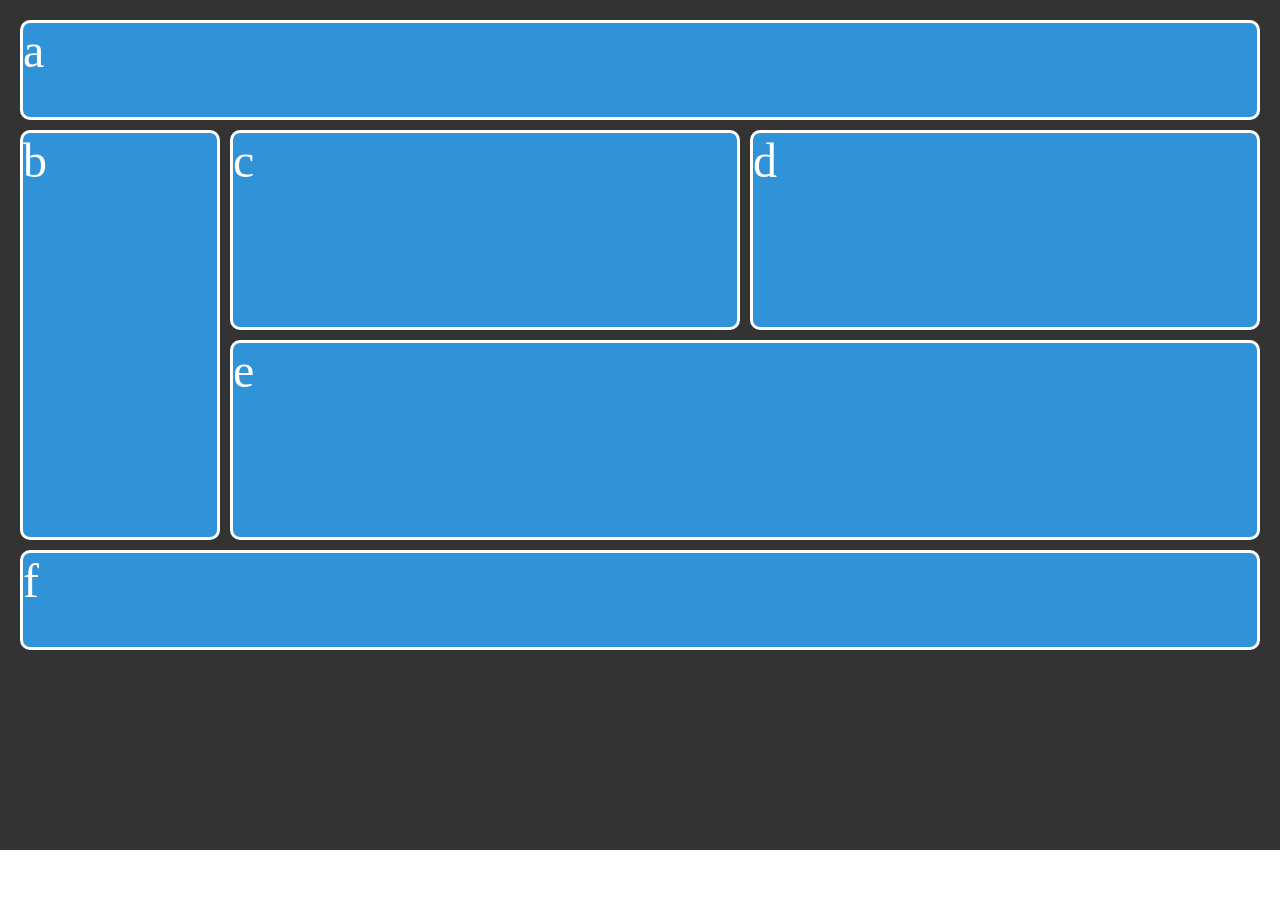
<file: EX-1/index.html>
<!DOCTYPE html>
<html lang="en">
<head>
    <meta charset="UTF-8">
    <meta name="viewport" content="width=device-width, initial-scale=1.0">
    <title>Grid</title>
    <link rel="stylesheet" href="style.css">
</head>
<body>
    <div class="wrapper">
        <div class="item a">a</div>
        <div class="item b">b</div>
        <div class="item c">c</div>  
        <div class="item d">d</div>
        <div class="item e">e</div>
        <div class="item f">f</div>  
      </div>
</body>
</html>
</file>
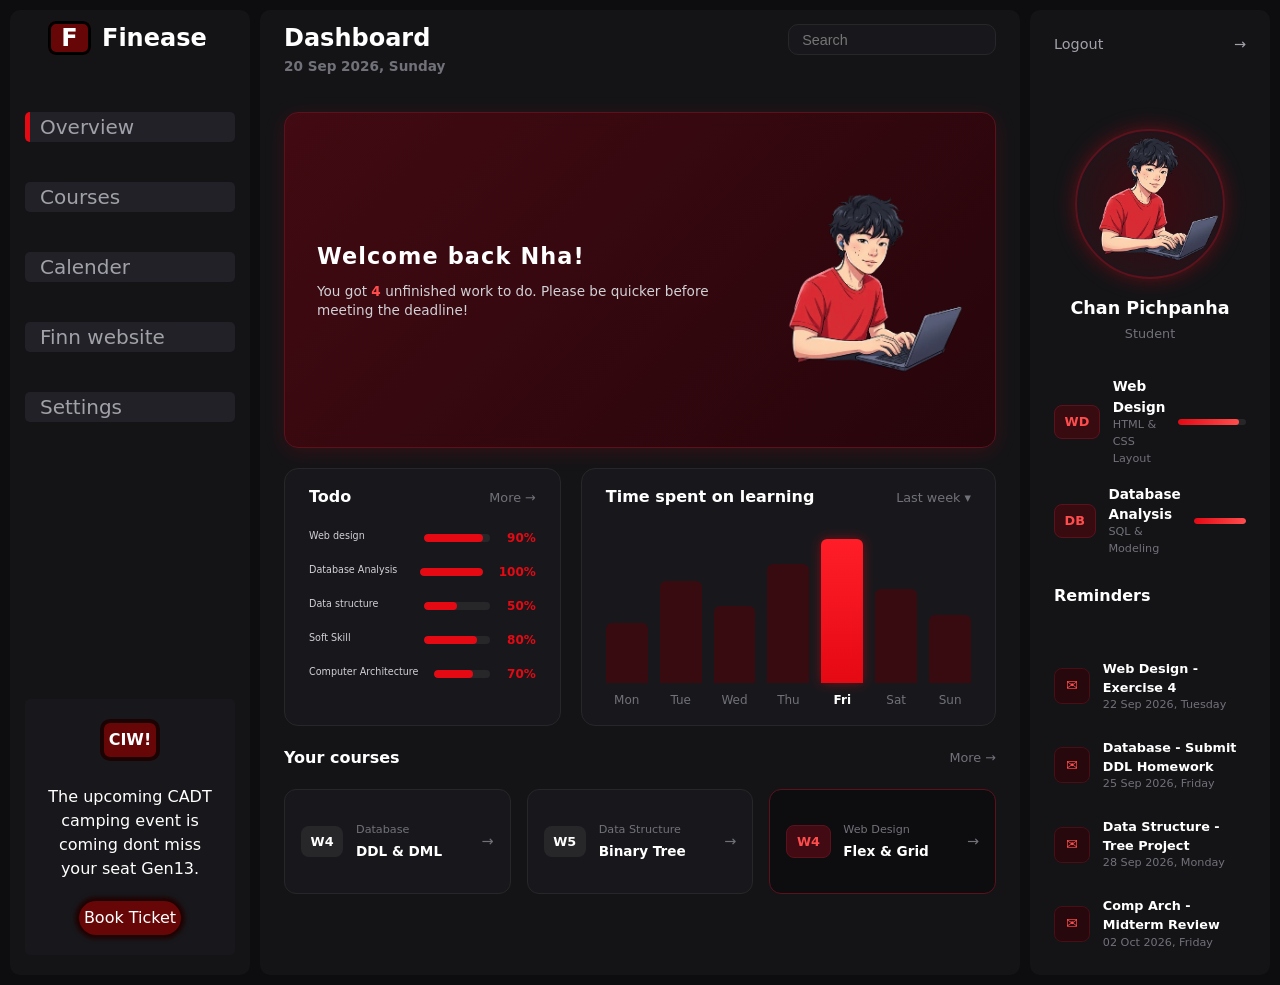
<file: EX-4/index.html>
<!DOCTYPE html>
<html lang="en">
<head>
    <meta charset="UTF-8">
    <meta name="viewport" content="width=device-width, initial-scale=1.0">
    <title>Document</title>
    <link rel="stylesheet" href="styles.css">
    <link rel="preconnect" href="https://fonts.googleapis.com">
</head>
<body>
    <div class="container"> 
        <nav class="SBL">
            <H2 class="title"><span class="Icon">F</span> Finease</H2>
            <ul class="menu">
                <li class="now">Overview</li>
                <li>Courses</li>
                <li>Calender</li>
                <li>Finn website</li>
                <li>Settings</li>
            </ul>

            <div class="CIW"> <strong>CIW!</strong> <br> The upcoming CADT camping event is coming dont miss your seat Gen13. <br><div class="button">Book Ticket</div>
        </nav>
        <main class="mid"> 
            <div id="Top_mid">
                <div class="header">
                    <h2>Dashboard</h2>
                    <p id="date">20 Sep 2026, Sunday</p>
                </div>

    
                <div class="search">
                    <input type="text" placeholder="Search">
                </div>
            </div>

            <div id="card"> 
                <section id="box1">
                    <div class="banner-text">
                        <h3>Welcome back Nha!</h3>
                        <p>You got <strong>4</strong> unfinished work to do. Please be quicker before meeting the deadline!</p>
                    </div>
                    <div class="banner-image">
                        <img src="ref.png" alt="Me">
                    </div>
                </section>
                <section id="box2">
                    <div class="card-header">
                        <h4>Todo</h4>
                        <span class="more-link">More &rarr;</span>
                    </div>
                    <div class="result-list">
                        <div class="result-item">
                            <span class="course-name">Web design</span>
                            <div class="progress-bar"><div class="progress-fill" style="width: 90%;"></div></div>
                            <span class="course-percent">90%</span>
                        </div>
                        <div class="result-item">
                            <span class="course-name">Database Analysis</span>
                            <div class="progress-bar"><div class="progress-fill" style="width: 100%;"></div></div>
                            <span class="course-percent">100%</span>
                        </div>
                        <div class="result-item">
                            <span class="course-name">Data structure</span>
                            <div class="progress-bar"><div class="progress-fill" style="width: 50%;"></div></div>
                            <span class="course-percent">50%</span>
                        </div>
                        <div class="result-item">
                            <span class="course-name">Soft Skill</span>
                            <div class="progress-bar"><div class="progress-fill" style="width: 80%;"></div></div>
                            <span class="course-percent">80%</span>
                        </div>
                        <div class="result-item">
                            <span class="course-name">Computer Architecture</span>
                            <div class="progress-bar"><div class="progress-fill" style="width: 70%;"></div></div>
                            <span class="course-percent">70%</span>
                        </div>
                    </div>
                </section>
                <section id="box3">
                    <div class="card-header">
                        <h4>Time spent on learning</h4>
                        <span class="more-link">Last week &#9662;</span>
                    </div>

                    <div class="chart">
                        <div class="col"><i style="--h:35%"></i><span>Mon</span></div>
                        <div class="col"><i style="--h:60%"></i><span>Tue</span></div>
                        <div class="col"><i style="--h:45%"></i><span>Wed</span></div>
                        <div class="col"><i style="--h:70%"></i><span>Thu</span></div>
                        <div class="col active"><i style="--h:90%"></i><span>Fri</span></div>
                        <div class="col"><i style="--h:55%"></i><span>Sat</span></div>
                        <div class="col"><i style="--h:40%"></i><span>Sun</span></div>
                    </div>
                </section>
                <section class="courses-section">
                    <div class="card-header">
                        <h4>Your courses</h4>
                        <span class="more-link">More &rarr;</span>
                    </div>

                    <div class="courses-grid">
                        <div class="course-card">
                            <span class="course-badge">W4</span>
                            <div class="course-info">
                                <small class="course-cat">Database</small>
                                <h5 class="course-title">DDL & DML</h5>
                            </div>
                            <span class="course-arrow">&rarr;</span>
                        </div>

                        <div class="course-card">
                            <span class="course-badge">W5</span>
                            <div class="course-info">
                                <small class="course-cat">Data Structure</small>
                                <h5 class="course-title">Binary Tree</h5>
                            </div>
                            <span class="course-arrow">&rarr;</span>
                        </div>

                        <div class="course-card active-card">
                            <span class="course-badge red-badge">W4</span>
                            <div class="course-info">
                                <small class="course-cat">Web Design</small>
                                <h5 class="course-title">Flex & Grid</h5>
                            </div>
                            <span class="course-arrow">&rarr;</span>
                        </div>
                    </div>
                </section>
            </div>
        </main>


        <div class="SBR">
    <div class="logout-row">
        <span>Logout</span>
        <span class="logout-icon">&rarr;</span>
    </div>

    <div class="profile-card">
        <div class="avatar-wrap">
            <img src="ref.png" alt="Profile" class="avatar-img">
        </div>
        <h3 class="profile-name">Chan Pichpanha</h3>
        <p class="profile-role">Student</p>
    </div>

    <div class="skills-list">
        <div class="skill-item">
            <span class="skill-badge">WD</span>
            <div class="skill-info">
                <h5>Web Design</h5>
                <small>HTML & CSS Layout</small>
            </div>
            <div class="skill-bar"><div class="skill-fill" style="width: 90%;"></div></div>
        </div>

        <div class="skill-item">
            <span class="skill-badge">DB</span>
            <div class="skill-info">
                <h5>Database Analysis</h5>
                <small>SQL & Modeling</small>
            </div>
            <div class="skill-bar"><div class="skill-fill" style="width: 100%;"></div></div>
        </div>
    </div>

    <div class="reminders-section">
        <div class="card-header">
            <h4>Reminders</h4>
        </div>

        <div class="reminder-list">
            <div class="reminder-item">
                <div class="reminder-icon">&#9993;</div>
                <div class="reminder-info">
                    <h5>Web Design - Exercise 4</h5>
                    <small>22 Sep 2026, Tuesday</small>
                </div>
            </div>

            <div class="reminder-item">
                <div class="reminder-icon">&#9993;</div>
                <div class="reminder-info">
                    <h5>Database - Submit DDL Homework</h5>
                    <small>25 Sep 2026, Friday</small>
                </div>
            </div>

            <div class="reminder-item">
                <div class="reminder-icon">&#9993;</div>
                <div class="reminder-info">
                    <h5>Data Structure - Tree Project</h5>
                    <small>28 Sep 2026, Monday</small>
                </div>
            </div>

            <div class="reminder-item">
                <div class="reminder-icon">&#9993;</div>
                <div class="reminder-info">
                    <h5>Comp Arch - Midterm Review</h5>
                    <small>02 Oct 2026, Friday</small>
                </div>
            </div>
        </div>
    </div>
</div>





    </div>
</body>
</html>
</file>
<file: EX-1/style.css>
/* Styling only */
body {
  margin: 0;

}

.wrapper {
  background-color: #333333;
  color: #444;
  padding: 20px;
  height: 90vh;
   display: grid;
  grid-template-columns: 200px 1fr 1fr;
  grid-template-rows: 100px 200px 200px 100px;
   gap: 10px;
}

.item {
  background-color: #3092d7;
  color: #fff;
  border-radius: 10px;
  border: 1px solid rgba(0, 0, 0, 0.8);
  font-size: 3em;
  
}
.item.a,.item.b,.item.c,.item.d,.item.e,.item.f{
  border: 3px solid rgb(255, 255, 255);
}


/* Layouting only  (your work)*/
.item.a{
  grid-column: 1/4;
  grid-row: 1/2;
}

.item.b{
  grid-column: 1/2;
  grid-row: 2/4;
}

.item.c{
  grid-column: 2/3;
  grid-row: 2/3;
}

.item.d{
  grid-column: 3/4;
  grid-row: 2/3;
}

.item.e{
  grid-column: 2/4;
  grid-row: 3/4;
}

.item.f{
  grid-column: 1/4;
  grid-row: 4/5;
}
</file>
<file: EX-4/styles.css>
*{
    box-sizing:border-box; margin: 0; padding: 0;
}
body{
    background-color: #0D0D0F;
    color: #FFFFFF;
    font-family: "Sans", system-ui, sans-serif;
     line-height: 1.5;

}
ul{
    list-style: none;
}


.container{
    display: grid;
    grid-template-columns: 240px 1fr 240px;
    padding: 10px;
    gap: 10px;
    max-width: 1500px;
    margin: 0 auto;
    min-height: 100vh;
}

.SBL{
    display: flex;
    flex-direction: column;
    grid-column: 1/2;
    background-color: #141417;
    border-radius: 10px;
    height: 100%;
}
.mid{
    grid-column: 2/3;
    display: flex;
    flex-direction: column;
    gap: 1.5rem;
    padding: 0 1.5rem;
    background-color: #141417;
    border-radius: 10px;
    
}
.SBR {
    grid-column: 3 / 4;
    background-color: #141417;
    border-radius: 10px;
    padding: 1.5rem;
    display: flex;
    flex-direction: column;
    gap: 1.6rem;
}

.Icon{
    padding: 0 10px;
    border-radius: 8px;
    background-color: rgb(102, 6, 6);
    margin-right: 3px;
    border: 3px solid black;
}
.title{
    text-align: center;
    margin: 10px 10px 30px 5px;
}

.menu{
    font-size: 20px;
    display: flex;
    flex-direction: column;
    gap: 10px;
    justify-content: space-between;
    margin-top: 11px;
}

.now{
    border-left: 5px solid #E50914;
    padding-left: 10px;
}
li{
    margin: 15px;
    background-color: #212127;
    border-radius: 5px;
    color: #A1A1AA;
    padding-left: 15px;
}

.CIW{
    margin: 0 15px 20px 15px;
    padding: 20px;
    display: flex;
    flex-direction: column;
    align-items: center;
    text-align: center;
    background-color: #18181C;
    border-radius: 5px;
    display: flex;
    margin-top: auto;
    
}
strong{
background-color:  rgb(102, 6, 6);
padding: 5px;
border: 4px solid rgb(28, 3, 3);
border-radius: 10px;
}

.button{
    margin-top: 20px;
    background-color: rgb(102, 6, 6);
    padding: 5px;border-radius: 20px;
    box-shadow: rgb(31, 2, 2) 0 0 4px 4px;
}

.button:hover{
    background-color: rgba(255, 1, 14, 0.35);
    cursor: pointer;
}

#Top_mid{
    display: flex;
    justify-content: space-between;
    align-items: center;
    margin-bottom: 0.5rem;
    margin-top: 0.6rem;
}

.header{
    font-weight: 700;
    margin-bottom: 0.25rem;
}

#date{
    color: #71717A;
    font-size: 0.85rem;
}

.search{
    display: flex;
    align-items: center;
    background-color: #18181C;
    border: 1px solid #27272A;
    padding: 0.4rem 0.8rem;
    gap: 0.5rem;
    border-radius: 10px;
    margin-bottom: 20px;
}

.search input{
    background: transparent;
    border: none;
    outline: none;
    color: #FFFFFF;
    font-size: 0.9rem;
}


#card{
    display: grid;
    grid-template-columns: 1fr 1.5fr;
    gap: 20px;
}

#box1{
    grid-column: 1/3;
    grid-row: 1/2;
    display: flex;
    justify-content: space-between;
    align-items: center;
    background: linear-gradient(135deg, #420A12 0%, #26050B 100%);
    border: 1px solid #5C121D;
    border-radius: 14px;
    padding: 1.5rem 2rem;
    box-shadow: 0 4px 20px rgba(229, 9, 20, 0.15);
    
}

.banner-text h3 {
    font-size: 1.4rem;
    color: #FFFFFF;
    margin-bottom: 0.5rem;
    letter-spacing: 0.05em;
}

.banner-text p {
    font-size: 0.85rem;
    color: #D1D1D6;
    line-height: 1.4;
}

.banner-text strong {
    background: none;
    border: none;
    padding: 0;
    color: #FF4D4D;
    font-weight: 700;
}

.banner-image {
    display: flex;
    justify-content: center;
    align-items: center;
}

.banner-image img {
    max-height: 400px;
    max-width: 200px;
    width: auto;
    height: auto;
    padding-top: 20px;
}


#box2{
    background-color: #18181C;
    border: 1px solid #27272A;
    border-radius: 14px;
    grid-column: 1/2;
    grid-row: 2/3;
    padding: 1rem 1.5rem;
    display: flex;
    flex-direction: column; 
}

.card-header{
    display: flex;
    justify-content:space-between;
    align-items: center;
    margin-bottom: 1.2rem;
}

.more-link{
    font-size: 0.8rem;
    color: #71717A;
    cursor: pointer;
}

.result-list{
    display: flex;
    flex-direction: column;
    gap: 1rem;
}

.result-item{
    display: flex;
    flex-direction: row;
    justify-content: space-between;
    gap: 1rem;
    font-size: 0.8rem;
}

.course-name{
    color: #D1D1D6;
    white-space: nowrap;
    font-size: 0.6rem;
    flex: 1.5;
}

.progress-bar{
    flex: 1;
    height: 8px;
    background-color: #27272A;
    border-radius: 10px;
    overflow: hidden;
    margin-top: 5px;
}

.progress-fill{
    height: 100%;
    background-color: #E50914;
    border-radius: 10px;    
}

.course-percent {
    color: #E50914;
    font-size: 0.75rem;
    font-weight: 600;
    min-width: 30px;
    text-align: right;
}







#box3 {
    background-color: #18181C;
    border: 1px solid #27272A;
    border-radius: 14px;
    grid-column: 2 / 3;
    grid-row: 2 / 3;
    padding: 1rem 1.5rem;
    display: flex;
    flex-direction: column;
    justify-content: space-between;
}

.chart {
    display: flex;
    gap: 12px;
    height: 180px;
    padding-top: 10px;
}

.col {
    flex: 1;
    display: flex;
    flex-direction: column;
    justify-content: flex-end;
    align-items: center;
    gap: 8px;
}

.col i {
    width: 100%;
    height: var(--h);
    background-color: #380B11;
    border-radius: 6px 6px 0 0;
}

.col:hover i,
.col.active i {
    background: linear-gradient(180deg, #FF1E28 0%, #E50914 100%);
    box-shadow: 0 0 12px rgba(229, 9, 20, 0.45);
}

.col span {
    font-size: 0.75rem;
    color: #71717A;
}

.col.active span {
    color: #FFFFFF;
    font-weight: 600;
}

.courses-section {
    grid-row: 3/4;
    grid-column: 1/3;
    display: flex;
    flex-direction: column;
    margin-bottom: 3rem;
}

.courses-grid {
    display: grid;
    grid-template-columns: 1fr 1fr 1fr;
    gap: 1rem;
}

.course-card {
    display: flex;
    align-items: center;
    background-color: #18181C;
    border: 1px solid #27272A;
    border-radius: 12px;
    padding: 2rem 1rem;
    gap: 0.8rem;
    cursor: pointer;
}

.course-card:hover {
    border-color: #E50914;
}

.course-card.active-card {
    border-color: #5C121D;
    background-color: #0D0D0F;
}

.course-badge {
    background-color: #27272A;
    color: #FFFFFF;
    font-weight: 700;
    font-size: 0.8rem;
    padding: 0.35rem 0.6rem;
    border-radius: 8px;
}

.course-badge.red-badge {
    background-color: #420A12;
    color: #FF4D4D;
    border: 1px solid #5C121D;
}

.course-info {
    flex: 1;
}

.course-cat {
    color: #71717A;
    font-size: 0.7rem;
    display: block;
}

.course-title {
    color: #FFFFFF;
    font-size: 0.85rem;
    font-weight: 600;
    margin-top: 2px;
}

.course-arrow {
    color: #71717A;
    font-size: 0.9rem;
}

.course-card:hover .course-arrow {
    color: #E50914;
}

.logout-row {
    display: flex;
    justify-content: space-between;
    align-items: center;
    color: #A1A1AA;
    font-size: 0.9rem;
    cursor: pointer;
}

.logout-row:hover {
    color: #FFFFFF;
}

.profile-card {
    display: flex;
    flex-direction: column;
    align-items: center;
    text-align: center;
}

.avatar-wrap {
    position: relative;
    width: 150px;
    height: 150px;
    border-radius: 50%;
    margin-bottom: 1rem;
    margin-top: 3rem;
    padding: 4px;
    background: radial-gradient(circle, #3D0910 0%, #18181C 100%);
    border: 2px solid #5C121D;
    box-shadow: 0 0 20px rgba(229, 9, 20, 0.35);
}

.avatar-img {
    width: 100%;
    height: 100%;
    border-radius: 50%;
    object-fit: cover;
}

.avatar-badge {
    position: absolute;
    bottom: 2px;
    right: 2px;
    width: 20px;
    height: 20px;
    background-color: #E50914;
    color: #FFFFFF;
    font-size: 0.7rem;
    font-weight: 700;
    border-radius: 50%;
    display: flex;
    align-items: center;
    justify-content: center;
    border: 2px solid #141417;
}

.profile-name {
    font-size: 1.1rem;
    color: #FFFFFF;
    font-weight: 600;
}

.profile-role {
    color: #71717A;
    font-size: 0.8rem;
    margin-top: 2px;
}

.skills-list {
    display: flex;
    flex-direction: column;
    gap: 1rem;
    margin-top: 0.5rem;
}

.skill-item {
    display: flex;
    align-items: center;
    gap: 0.8rem;
}

.skill-badge {
    background-color: #380B11;
    border: 1px solid #5C121D;
    color: #FF4D4D;
    font-weight: 700;
    font-size: 0.8rem;
    padding: 0.4rem 0.6rem;
    border-radius: 8px;
}

.skill-info {
    flex: 1;
}

.skill-info h5 {
    color: #FFFFFF;
    font-size: 0.85rem;
    font-weight: 600;
}

.skill-info small {
    color: #71717A;
    font-size: 0.7rem;
    display: block;
}

.skill-bar {
    width: 70px;
    height: 6px;
    background-color: #27272A;
    border-radius: 10px;
    overflow: hidden;
}

.skill-fill {
    height: 100%;
    background: linear-gradient(90deg, #E50914, #FF4D4D);
    border-radius: 10px;
}

.reminders-section {
    display: flex;
    flex-direction: column;
}


.reminder-list {
    display: flex;
    flex-direction: column;
    gap: 1.5rem;
    margin-top: 2rem;
}

.reminder-item {
    display: flex;
    align-items: center;
    gap: 0.8rem;
}

.reminder-icon {
    width: 36px;
    height: 36px;
    border-radius: 8px;
    background-color: #26080D;
    border: 1px solid #4A0E17;
    display: flex;
    align-items: center;
    justify-content: center;
    color: #FF4D4D;
    font-size: 0.9rem;
    flex-shrink: 0;
}

.reminder-info h5 {
    color: #FFFFFF;
    font-size: 0.8rem;
    font-weight: 600;
}

.reminder-info small {
    color: #71717A;
    font-size: 0.7rem;
    display: block;
}

@media (max-width: 1024px) {
    .container {
        grid-template-columns: 200px 1fr;
    }

    .SBR {
        grid-column: 1 / 3;
        display: grid;
        grid-template-columns: 1fr 1fr;
        gap: 1.5rem;
    }

    .logout-row, .reminders-section {
        grid-column: 1 / -1;
    }

    #card {
        grid-template-columns: 1fr;
    }

    #box1, #box2, #box3, .courses-section {
        grid-column: 1 / -1;
    }

    .courses-grid {
        grid-template-columns: 1fr 1fr;
    }
}

@media (max-width: 768px) {
    .container {
        grid-template-columns: 1fr;
        padding: 8px;
    }

    .SBL, .mid, .SBR {
        grid-column: 1 / -1;
    }

    .menu {
        flex-direction: row;
        overflow-x: auto;
        padding-bottom: 6px;
    }

    .menu li {
        margin: 0;
        white-space: nowrap;
        font-size: 0.85rem;
        padding: 8px 14px;
        flex-shrink: 0;
    }

    .CIW {
        display: none;
    }

    #Top_mid {
        flex-direction: column;
        align-items: flex-start;
        gap: 10px;
    }

    .search {
        width: 100%;
    }

    .search input {
        width: 100%;
    }

    #box1 {
        flex-direction: column;
        align-items: flex-start;
        gap: 1rem;
    }

    .banner-image img {
        max-height: 140px;
    }

    .courses-grid {
        grid-template-columns: 1fr;
    }

    .SBR {
        display: flex;
        flex-direction: column;
    }
}
</file>
